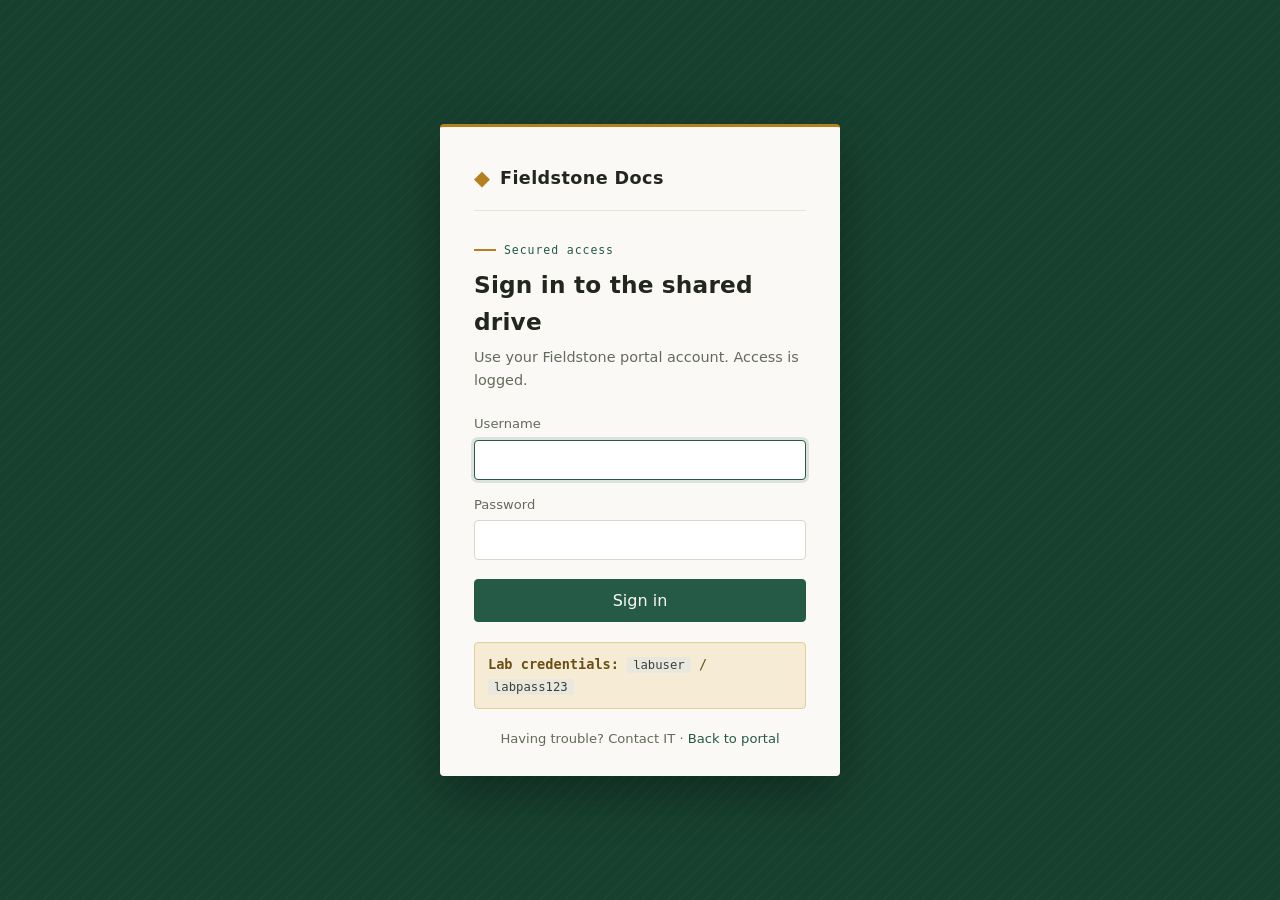
<file: vulnerable-env/public/login.html>
<!DOCTYPE html>
<html lang="en">
<head>
  <meta charset="UTF-8">
  <title>Sign in - Fieldstone Docs</title>
  <meta name="viewport" content="width=device-width, initial-scale=1">
  <link rel="stylesheet" href="assets/style.css?v=4">
  <script>
    // If already signed in this browser session, skip the form and go
    // straight to the shared drive. The browser still has the digest
    // credentials cached, so /dav/ opens without prompting again.
    try {
      if (sessionStorage.getItem('fieldstone.loggedIn') === '1') {
        window.location.replace('/dav/');
      }
    } catch (_) {}
  </script>
</head>
<body class="login-body">
  <main class="login-wrap">
    <div class="login-card">
      <div class="login-brand">
        <span class="logo">◆</span>
        <span class="brand-name">Fieldstone Docs</span>
      </div>
      <span class="eyebrow" style="margin-bottom:8px">Secured access</span>
      <h1>Sign in to the shared drive</h1>
      <p class="login-sub">
        Use your Fieldstone portal account. Access is logged.
      </p>

      <form id="loginForm" class="login-form" autocomplete="off">
        <label>
          <span>Username</span>
          <input id="username" name="username" type="text"
                 required autocomplete="username" autofocus>
        </label>
        <label>
          <span>Password</span>
          <input id="password" name="password" type="password"
                 required autocomplete="current-password">
        </label>
        <div id="loginError" class="login-error" hidden>
          Invalid username or password. Please try again.
        </div>
        <button id="loginBtn" class="btn primary wide" type="submit">
          Sign in
        </button>
      </form>

      <div class="login-hint">
        <strong>Lab credentials:</strong>
        <code>labuser</code> / <code>labpass123</code>
      </div>

      <p class="login-foot">
        Having trouble? Contact IT &middot;
        <a href="/">Back to portal</a>
      </p>
    </div>
  </main>

  <script>
    const form   = document.getElementById('loginForm');
    const errBox = document.getElementById('loginError');
    const btn    = document.getElementById('loginBtn');

    form.addEventListener('submit', (e) => {
      e.preventDefault();
      errBox.hidden = true;
      btn.disabled  = true;
      btn.textContent = 'Signing in…';

      const user = document.getElementById('username').value;
      const pass = document.getElementById('password').value;

      // XMLHttpRequest.open() with username/password drives the Digest
      // handshake natively and caches the credentials in the browser's
      // auth cache for the realm. After a 200 response, navigating to
      // /dav/ reuses the cached creds and does NOT re-prompt.
      const xhr = new XMLHttpRequest();
      xhr.open('GET', '/dav/', true, user, pass);
      xhr.onload = () => {
        if (xhr.status === 200) {
          // Mark that the user went through our login page (for UX only).
          try {
            sessionStorage.setItem('fieldstone.loggedIn', '1');
            sessionStorage.setItem('fieldstone.user', user);
          } catch (_) {}
          window.location.href = '/dav/';
        } else {
          showError();
        }
      };
      xhr.onerror = showError;
      xhr.send();

      function showError() {
        errBox.hidden = false;
        btn.disabled  = false;
        btn.textContent = 'Sign in';
      }
    });
  </script>
</body>
</html>
</file>
<file: vulnerable-env/public/assets/style.css>
/* ==========================================================================
   Fieldstone Docs - internal records portal
   Visual identity: a survey / records office. Stone-paper ground, pine-green
   ink, ochre for attention, a condensed industrial display face over a clean
   body face. Hairline "ledger" rules instead of boxed cards. Offline-safe:
   no external font or asset CDN (this runs on an isolated lab box).
   ========================================================================== */

:root {
  /* Stone-paper neutrals - cool, not the warm-cream generated-page tell */
  --paper:   #f1f0ea;
  --paper-2: #e9e8e0;
  --panel:   #faf9f5;
  --ink:     #22261f;
  --ink-2:   #3c4138;
  --muted:   #646a5d;
  --faint:   #8a8f80;
  --line:    #d9d7cc;
  --hair:    #e6e4da;

  /* Pine primary, ochre secondary, oxblood for severity */
  --pine:      #245a46;
  --pine-deep: #17402f;
  --pine-tint: #e3ebe4;
  --ochre:     #b5801f;
  --ochre-tint:#f6ecd6;
  --oxblood:   #7e2b2b;
  --oxblood-tint:#f3e0dd;

  --code-bg: #e9e8df;

  --font-display: "Bahnschrift", "DIN Condensed", "Oswald", "Segoe UI Semibold",
    system-ui, sans-serif;
  --font-body: "Segoe UI", system-ui, -apple-system, "Helvetica Neue", Arial, sans-serif;
  --font-mono: "Cascadia Mono", "Consolas", ui-monospace, Menlo, monospace;

  --radius: 4px;
  --shadow: 0 1px 0 var(--hair);
}

* { box-sizing: border-box; }

html, body {
  margin: 0;
  padding: 0;
  background: var(--paper);
  color: var(--ink);
  font-family: var(--font-body);
  line-height: 1.58;
  font-size: 16px;
  -webkit-font-smoothing: antialiased;
}

/* Subtle paper grain so the ground isn't a flat fill */
body {
  background-image:
    repeating-linear-gradient(90deg, rgba(34,38,31,0.015) 0 1px, transparent 1px 3px);
}

a { color: var(--pine); text-decoration: none; }
a:hover { color: var(--pine-deep); text-decoration: underline; text-underline-offset: 2px; }

code {
  background: var(--code-bg);
  padding: 1px 6px;
  border-radius: 3px;
  font-family: var(--font-mono);
  font-size: 0.9em;
  color: var(--ink-2);
}

h1, h2, h3 { font-family: var(--font-display); font-weight: 600; letter-spacing: 0.2px; }

/* ---- Eyebrow: a hairline kicker that carries real info, not decoration ---- */
.eyebrow {
  font-family: var(--font-mono);
  font-size: 0.72rem;
  letter-spacing: 0.08em;
  color: var(--pine);
  display: inline-flex;
  align-items: center;
  gap: 8px;
}
.eyebrow::before {
  content: "";
  width: 22px; height: 2px; background: var(--ochre);
}

/* ==========================  top bar  ================================== */
.topbar {
  background: var(--pine-deep);
  color: #e7ece3;
  display: flex;
  align-items: center;
  gap: 18px;
  padding: 0 28px;
  height: 58px;
  border-bottom: 3px solid var(--ochre);
}
.brand { display: flex; align-items: baseline; gap: 10px; }
.logo {
  color: var(--ochre);
  font-size: 1.15em;
  transform: translateY(1px);
}
.brand-name {
  font-family: var(--font-display);
  font-weight: 600;
  font-size: 1.18em;
  letter-spacing: 0.4px;
  color: #fbfaf5;
}
.brand-sub {
  color: #9fb3a4;
  font-size: 0.72em;
  font-family: var(--font-mono);
  letter-spacing: 0.04em;
  border-left: 1px solid #3a5a4b;
  padding-left: 10px;
}
.topnav { margin-left: auto; display: flex; gap: 4px; }
.topnav a {
  color: #c4d2c8;
  font-size: 0.92em;
  padding: 6px 12px;
  border-radius: 3px;
}
.topnav a:hover { color: #fff; background: rgba(255,255,255,0.07); text-decoration: none; }
/* active page - ochre glow so you can see where you are */
.topnav a.active {
  color: #fff;
  background: rgba(181,128,31,0.18);
  box-shadow: 0 0 0 1px rgba(181,128,31,0.55), 0 0 12px 1px rgba(181,128,31,0.5);
}
.topnav a.active:hover { background: rgba(181,128,31,0.26); }

.userchip {
  display: flex; align-items: center; gap: 8px;
  padding-left: 14px; font-size: 0.88em;
  border-left: 1px solid #3a5a4b;
}
.avatar {
  display: inline-flex; align-items: center; justify-content: center;
  width: 30px; height: 30px; border-radius: 3px;
  background: var(--ochre);
  color: var(--pine-deep); font-weight: 700; font-size: 0.72em;
  font-family: var(--font-mono);
}
.avatar.sm { width: 34px; height: 34px; font-size: 0.78em; border-radius: 3px; }
.username { color: #e7ece3; }

/* ==========================  main layout  ============================= */
.wrap {
  max-width: 1060px;
  margin: 40px auto 64px;
  padding: 0 24px;
}

/* ---- hero: editorial, not a KPI-tile row --------------------------------- */
.hero {
  display: grid;
  grid-template-columns: 1.4fr 1fr;
  gap: 32px;
  align-items: end;
  padding-bottom: 26px;
  margin-bottom: 30px;
  border-bottom: 1px solid var(--line);
}
.hero h1 {
  margin: 10px 0 10px;
  font-size: 2.6rem;
  line-height: 1.05;
  letter-spacing: 0.1px;
  color: var(--ink);
}
.hero .lede {
  margin: 0;
  color: var(--muted);
  max-width: 54ch;
  font-size: 1.02rem;
}
.hero .lede strong { color: var(--ink); font-weight: 600; }

/* Stats as a ledger column with hairline rules, not boxed cards */
.hero-stats {
  display: flex;
  flex-direction: column;
  border-top: 2px solid var(--ink);
}
.stat {
  display: flex;
  align-items: baseline;
  justify-content: space-between;
  padding: 10px 2px;
  border-bottom: 1px solid var(--hair);
}
.stat-n {
  font-family: var(--font-display);
  font-size: 1.5rem;
  font-weight: 600;
  color: var(--pine);
  font-variant-numeric: tabular-nums;
}
.stat-l {
  font-size: 0.82rem;
  color: var(--muted);
  letter-spacing: 0.01em;
}

.cta-row { display: flex; gap: 10px; flex-wrap: wrap; }

/* ==========================  panels / grids  ========================= */
.grid-2 { display: grid; grid-template-columns: 1.35fr 1fr; gap: 22px; margin-bottom: 22px; }
.grid-3 { display: grid; grid-template-columns: repeat(3, 1fr); gap: 22px; margin-bottom: 28px; }
@media (max-width: 900px) {
  .hero { grid-template-columns: 1fr; align-items: start; }
  .grid-2, .grid-3 { grid-template-columns: 1fr; }
}

.panel {
  background: var(--panel);
  border: 1px solid var(--line);
  border-radius: var(--radius);
  padding: 20px 22px;
  position: relative;
}
/* A thin pine spine on each panel's leading edge - a structural signal */
.panel::before {
  content: "";
  position: absolute; left: 0; top: 14px; bottom: 14px;
  width: 2px; background: var(--pine); opacity: 0.0;
}
.panel-head {
  display: flex; justify-content: space-between; align-items: baseline;
  margin: 0 0 14px;
  padding-bottom: 11px;
  border-bottom: 1px solid var(--line);
}
.panel-head h2 {
  margin: 0; font-size: 1.04rem; font-weight: 600;
  color: var(--ink);
}
.link { font-size: 0.86em; font-family: var(--font-mono); }
.pill {
  display: inline-block; padding: 2px 10px; border-radius: 3px;
  background: var(--pine-tint); color: var(--pine-deep);
  font-size: 0.74em; font-weight: 600;
  font-family: var(--font-mono); letter-spacing: 0.02em;
}

/* ---- file table ---------------------------------------------------------- */
.filetable { width: 100%; border-collapse: collapse; font-size: 0.93em; }
.filetable th {
  text-align: left; font-weight: 600; color: var(--muted);
  padding: 4px 8px 8px; border-bottom: 1px solid var(--line);
  font-size: 0.82em; letter-spacing: 0.01em;
}
.filetable th.num { text-align: right; }
.filetable td { padding: 9px 8px; border-bottom: 1px solid var(--hair); }
.filetable tr:last-child td { border-bottom: none; }
.filetable tbody tr:hover { background: var(--pine-tint); }
.filetable .num { text-align: right; color: var(--muted); font-variant-numeric: tabular-nums; font-family: var(--font-mono); font-size: 0.9em; }
.ico { margin-right: 6px; filter: saturate(0.7); }

/* ---- feed ---------------------------------------------------------------- */
.feed { list-style: none; margin: 0; padding: 0; }
.feed li { padding: 12px 0; border-bottom: 1px solid var(--hair); }
.feed li:last-child { border-bottom: none; }
.feed-head { display: flex; justify-content: space-between; margin-bottom: 4px; }
.feed-head strong { color: var(--pine); font-family: var(--font-mono); font-size: 0.86em; letter-spacing: 0.02em; }
.feed-time { color: var(--faint); font-size: 0.8em; margin-left: 10px; font-family: var(--font-mono); }
.feed p { margin: 0; color: var(--muted); font-size: 0.93em; }

/* ---- link list ----------------------------------------------------------- */
.linklist { list-style: none; margin: 0; padding: 0; font-size: 0.95em; }
.linklist li { padding: 7px 0; border-bottom: 1px solid var(--hair); }
.linklist li:last-child { border-bottom: none; }
.linklist a { color: var(--ink-2); }
.linklist a:hover { color: var(--pine); }

/* ---- team list ----------------------------------------------------------- */
.teamlist { list-style: none; margin: 0; padding: 0; }
.teamlist li { display: flex; gap: 11px; align-items: center; padding: 8px 0; border-bottom: 1px solid var(--hair); }
.teamlist li:last-child { border-bottom: none; }
.teamlist strong { font-weight: 600; font-size: 0.95em; }
.teamlist .role { display: block; font-size: 0.8em; color: var(--muted); }

/* ---- activity ------------------------------------------------------------ */
.activity { list-style: none; margin: 0; padding: 0; font-size: 0.92em; }
.activity li { padding: 8px 0; border-bottom: 1px solid var(--hair); display: flex; align-items: center; gap: 9px; flex-wrap: wrap; }
.activity li:last-child { border-bottom: none; }
.activity .feed-time { margin-left: auto; }
.dot { width: 7px; height: 7px; border-radius: 50%; display: inline-block; flex-shrink: 0; }
.dot.ok { background: var(--pine); }
.dot.info { background: var(--ochre); }
.dot.warn { background: var(--oxblood); }

/* ==========================  buttons  ================================ */
.btn {
  display: inline-block;
  padding: 9px 18px;
  border-radius: var(--radius);
  background: var(--panel);
  border: 1px solid var(--line);
  color: var(--ink);
  font-size: 0.94em;
  font-weight: 500;
  font-family: var(--font-body);
  cursor: pointer;
}
.btn:hover { border-color: var(--pine); color: var(--pine); text-decoration: none; }
.btn.primary {
  background: var(--pine);
  color: #fbfaf5;
  border-color: var(--pine);
}
.btn.primary:hover { background: var(--pine-deep); border-color: var(--pine-deep); color: #fff; }

/* ==========================  notice  ================================ */
.notice {
  background: var(--ochre-tint);
  border: 1px solid #e3cf9a;
  border-left: 3px solid var(--ochre);
  border-radius: var(--radius);
  padding: 13px 18px;
  color: #6a4e13;
  font-size: 0.93em;
}
.notice strong { font-family: var(--font-mono); letter-spacing: 0.02em; color: #5a420f; }

/* ==========================  footer  ================================ */
.footer {
  max-width: 1060px;
  margin: 0 auto 36px;
  padding: 16px 24px 0;
  border-top: 1px solid var(--line);
  display: flex;
  justify-content: space-between;
  color: var(--muted);
  font-size: 0.83em;
  font-family: var(--font-mono);
}

/* ==========================  login page  ============================ */
.login-body {
  background: var(--pine-deep);
  background-image:
    repeating-linear-gradient(135deg, rgba(255,255,255,0.02) 0 2px, transparent 2px 9px);
  min-height: 100vh;
  display: flex; align-items: center; justify-content: center;
}
.login-wrap { width: 100%; padding: 24px; }
.login-card {
  background: var(--panel);
  max-width: 400px;
  margin: 0 auto;
  padding: 34px 34px 26px;
  border-radius: var(--radius);
  border-top: 3px solid var(--ochre);
  box-shadow: 0 18px 50px rgba(0,0,0,0.33);
}
.login-brand {
  display: flex; align-items: baseline; gap: 10px;
  margin-bottom: 22px;
  padding-bottom: 16px;
  border-bottom: 1px solid var(--hair);
}
.login-brand .logo { color: var(--ochre); font-size: 1.3em; }
.login-brand .brand-name {
  font-family: var(--font-display);
  font-weight: 600; color: var(--ink); font-size: 1.1em; letter-spacing: 0.4px;
}
.login-card h1 {
  margin: 0 0 6px; font-size: 1.45rem; font-weight: 600; color: var(--ink);
}
.login-sub {
  margin: 0 0 22px; color: var(--muted); font-size: 0.9em;
}
.login-form label { display: block; margin-bottom: 15px; }
.login-form label span {
  display: block; font-size: 0.82em; color: var(--muted);
  margin-bottom: 5px; font-weight: 500;
}
.login-form input {
  width: 100%; padding: 10px 12px;
  border: 1px solid var(--line); border-radius: var(--radius);
  font-size: 0.95em; font-family: inherit;
  background: #fff;
  box-sizing: border-box;
}
.login-form input:focus {
  outline: none; border-color: var(--pine);
  box-shadow: 0 0 0 3px rgba(36, 90, 70, 0.14);
}
.btn.wide { width: 100%; padding: 11px; font-size: 1em; margin-top: 4px; }
.btn:disabled { opacity: 0.6; cursor: not-allowed; }
.login-error {
  background: var(--oxblood-tint); color: var(--oxblood);
  border: 1px solid #e0b4b0; border-radius: var(--radius);
  padding: 9px 12px; font-size: 0.88em;
  margin-bottom: 13px;
}
.login-hint {
  background: var(--ochre-tint);
  border: 1px solid #e3cf9a;
  border-radius: var(--radius);
  padding: 11px 13px;
  font-size: 0.85em;
  color: #6a4e13;
  margin-top: 20px;
  font-family: var(--font-mono);
}
.login-foot {
  margin: 20px 0 0; font-size: 0.82em; color: var(--muted);
  text-align: center;
}

/* ==========================  content pages  ========================= */
.page {
  background: var(--panel); border: 1px solid var(--line);
  border-radius: var(--radius); padding: 28px 32px; margin: 0 0 24px;
}
.page h1 { margin-top: 0; font-size: 1.9rem; color: var(--ink); }
.page h2 {
  font-size: 1.12rem; margin-top: 26px;
  padding-bottom: 6px; border-bottom: 1px solid var(--hair);
}
.page table { border-collapse: collapse; width: 100%; margin: 14px 0 22px; font-size: 0.93em; }
.page th, .page td {
  border: 1px solid var(--line);
  padding: 8px 11px;
  text-align: left;
}
.page th { background: var(--paper-2); font-weight: 600; font-family: var(--font-display); letter-spacing: 0.3px; }
.page tbody tr:hover, .page tr:hover { background: var(--pine-tint); }
.page code { font-size: 0.86em; }

.badge {
  display: inline-block;
  padding: 2px 9px;
  border-radius: 3px;
  font-size: 0.76em;
  font-weight: 600;
  font-family: var(--font-mono);
  letter-spacing: 0.02em;
}
.badge.high { background: var(--oxblood-tint); color: var(--oxblood); border: 1px solid #e0b4b0; }
.badge.med  { background: var(--ochre-tint);  color: #6a4e13;      border: 1px solid #e3cf9a; }
.badge.low  { background: var(--pine-tint);   color: var(--pine-deep); border: 1px solid #bcd0c1; }

/* ==========================  home / landing page  =================== */

/* top-bar sign-in button (replaces the old fake user chip) */
.nav-cta {
  margin-left: 10px;
  padding: 6px 15px;
  border: 1px solid rgba(255,255,255,0.28);
  border-radius: var(--radius);
  color: #fff;
}
.nav-cta:hover {
  background: var(--ochre);
  border-color: var(--ochre);
  color: var(--pine-deep);
  text-decoration: none;
}

.home-hero {
  display: grid;
  grid-template-columns: 1.15fr 1fr;
  gap: 48px;
  align-items: center;
  margin: 52px 0 60px;
}
.hero-copy h1 {
  font-size: 3.1rem;
  line-height: 1.04;
  letter-spacing: 0.2px;
  margin: 14px 0 18px;
  color: var(--ink);
  max-width: 13ch;
}
.hero-copy .lede {
  font-size: 1.1rem;
  color: var(--muted);
  max-width: 50ch;
  margin: 0 0 28px;
}
.hero-cta { display: flex; gap: 12px; flex-wrap: wrap; }
.hero-cta .btn { padding: 11px 20px; font-size: 1em; }

/* stacked-documents motif - pure CSS, no image dependency */
.hero-art { position: relative; height: 310px; }
.doc {
  position: absolute;
  width: 224px; height: 286px;
  background: var(--panel);
  border: 1px solid var(--line);
  border-radius: 7px;
  box-shadow: 0 14px 34px rgba(34,38,31,0.12);
}
.doc-3 { right: 22px; top: 18px; transform: rotate(6deg);  background: var(--paper-2); }
.doc-2 { right: 54px; top: 10px; transform: rotate(-4deg); }
.doc-1 { right: 38px; top: 0;    overflow: hidden; }
.doc-1 .doc-tab { display: block; height: 52px; background: var(--pine); }
.doc-body { padding: 22px 20px; }
.doc-line {
  display: block; height: 9px; border-radius: 3px;
  background: var(--hair); margin-bottom: 13px;
}
.doc-line.w90 { width: 90%; } .doc-line.w80 { width: 80%; }
.doc-line.w70 { width: 70%; } .doc-line.w60 { width: 60%; }
.doc-line.w50 { width: 50%; }
.doc-lock {
  position: absolute; right: 16px; bottom: 16px;
  width: 34px; height: 34px;
  background: var(--ochre); border-radius: 7px;
  display: flex; align-items: center; justify-content: center;
  color: var(--pine-deep);
}
.doc-lock svg { width: 18px; height: 18px; }

/* feature row */
.features {
  display: grid;
  grid-template-columns: repeat(3, 1fr);
  gap: 22px;
  margin: 0 0 30px;
}
.feature {
  background: var(--panel);
  border: 1px solid var(--line);
  border-radius: var(--radius);
  border-top: 3px solid var(--pine);
  padding: 22px 22px 20px;
  display: flex;
  flex-direction: column;
}
.feature-mark { color: var(--pine); line-height: 0; display: inline-flex; }
.feature-ico { width: 27px; height: 27px; }
.feature h2 {
  margin: 12px 0 8px;
  font-size: 1.18rem;
  color: var(--ink);
}
.feature p { margin: 0 0 16px; color: var(--muted); font-size: 0.95em; }
.feature .link { margin-top: auto; font-family: var(--font-mono); font-size: 0.86em; }

@media (max-width: 900px) {
  .home-hero { grid-template-columns: 1fr; gap: 10px; }
  .hero-copy h1 { font-size: 2.5rem; max-width: none; }
  .hero-art { height: 250px; margin-top: 18px; }
  .features { grid-template-columns: 1fr; }
}

/* ==========================  cards (generic)  ======================= */
.cards { display: grid; grid-template-columns: repeat(auto-fit, minmax(280px, 1fr)); gap: 22px; margin: 36px 0 28px; }
.card { background: var(--panel); border: 1px solid var(--line); border-radius: var(--radius); padding: 22px 24px; display: flex; flex-direction: column; }
.card h2 { margin: 0 0 8px; font-size: 1.2rem; font-weight: 600; }
.card p { margin: 0 0 12px; color: var(--muted); font-size: 0.95em; }
.card .meta { list-style: none; margin: 0 0 16px; padding: 11px 13px; background: var(--paper-2); border: 1px solid var(--line); border-radius: var(--radius); font-size: 0.88em; color: var(--muted); font-family: var(--font-mono); }
.card .meta li { padding: 2px 0; }
.card .btn { align-self: flex-start; margin-top: auto; }
</file>
